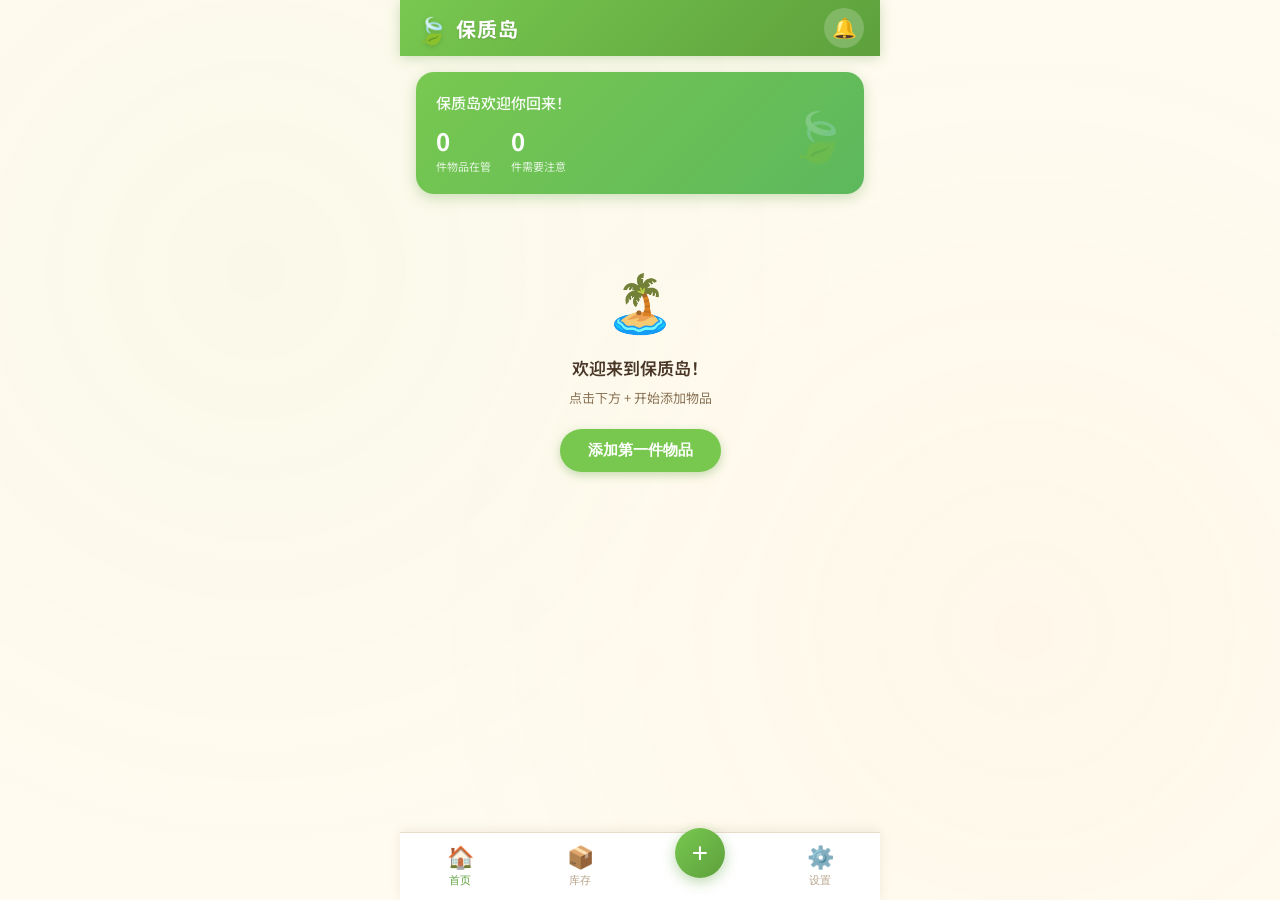
<file: index.html>
<!DOCTYPE html>
<html lang="zh-CN">
<head>
  <meta charset="UTF-8">
  <meta name="viewport" content="width=device-width, initial-scale=1.0, viewport-fit=cover, user-scalable=no">
  <meta name="apple-mobile-web-app-capable" content="yes">
  <meta name="apple-mobile-web-app-status-bar-style" content="default">
  <meta name="apple-mobile-web-app-title" content="保质岛">
  <meta name="theme-color" content="#78C850">
  <meta http-equiv="Cache-Control" content="no-cache, no-store, must-revalidate">
  <meta http-equiv="Pragma" content="no-cache">
  <meta http-equiv="Expires" content="0">
  <title>保质岛 - 家庭物品管理</title>
  <link rel="manifest" href="manifest.json">
  <link rel="icon" href="icon.svg" type="image/svg+xml">
  <link rel="apple-touch-icon" href="icon.svg">
  <link rel="stylesheet" href="css/style.css?v=3">
</head>
<body>
  <div id="app">
    <header class="top-bar">
      <div class="top-bar-inner">
        <span class="logo-leaf">🍃</span>
        <span class="app-title">保质岛</span>
        <button class="bell-btn" id="bell-btn" title="提醒">
          <span class="bell-icon">🔔</span>
          <span class="bell-badge hidden" id="bell-badge">0</span>
        </button>
      </div>
    </header>

    <main class="main-content">
      <div id="view-home" class="view"></div>
      <div id="view-inventory" class="view hidden"></div>
      <div id="view-add" class="view hidden"></div>
      <div id="view-settings" class="view hidden"></div>
    </main>

    <nav class="tabbar">
      <button class="tab-btn active" data-tab="home">
        <span class="tab-icon">🏠</span>
        <span class="tab-label">首页</span>
      </button>
      <button class="tab-btn" data-tab="inventory">
        <span class="tab-icon">📦</span>
        <span class="tab-label">库存</span>
      </button>
      <button class="tab-btn add-btn" data-tab="add">
        <span class="tab-icon-add">+</span>
      </button>
      <button class="tab-btn" data-tab="settings">
        <span class="tab-icon">⚙️</span>
        <span class="tab-label">设置</span>
      </button>
    </nav>

    <!-- Detail Modal -->
    <div id="modal-overlay" class="modal-overlay hidden">
      <div class="modal-sheet" id="modal-sheet">
        <div class="modal-handle"></div>
        <div id="modal-content" class="modal-content"></div>
      </div>
    </div>

    <!-- Toast -->
    <div id="toast" class="toast hidden"></div>
  </div>

  <script>
    // 强制不缓存：动态加载JS
    var t = Date.now();
    document.write('<scr'+'ipt src="js/storage.js?t='+t+'"><\/scr'+'ipt>');
    document.write('<scr'+'ipt src="js/app.js?t='+t+'"><\/scr'+'ipt>');
  </script>
</body>
</html>
</file>
<file: css/style.css>
/* ── 保质岛 Animal Crossing Style ──────────────────────── */
@import url('https://fonts.googleapis.com/css2?family=Noto+Sans+SC:wght@400;500;700&display=swap');

:root {
  --bg: #FFFBF0;
  --bg-pattern: #FFF5E1;
  --card: #FFFFFF;
  --primary: #78C850;
  --primary-light: #A8E890;
  --primary-dark: #5DA03C;
  --accent: #F4A460;
  --accent-warm: #E8A87C;
  --peach: #FFB7B2;
  --sky: #87CEEB;
  --text: #4A3728;
  --text-dim: #8B7355;
  --text-light: #B8A58C;
  --danger: #E05C5C;
  --danger-bg: #FFF0F0;
  --warning: #F0AD4E;
  --warning-bg: #FFF8EC;
  --safe: #78C850;
  --safe-bg: #F0FFF0;
  --expired-bg: #FFE8E8;
  --border: #E8DCC8;
  --shadow: rgba(139,115,85,0.12);
  --shadow-lg: rgba(139,115,85,0.2);
  --radius: 18px;
  --radius-sm: 12px;
  --radius-xs: 8px;
  --tab-bg: #F5EDE0;
  --topbar-h: 56px;
  --tabbar-h: 68px;
  --safe-bottom: env(safe-area-inset-bottom, 0px);
}

*{margin:0;padding:0;box-sizing:border-box}

html,body{
  height:100%;
  font-family:'Noto Sans SC',-apple-system,BlinkMacSystemFont,'Segoe UI',sans-serif;
  background:var(--bg);color:var(--text);
  -webkit-font-smoothing:antialiased;
  -webkit-tap-highlight-color:transparent;
  overflow:hidden;
}
body::before{
  content:'';position:fixed;inset:0;
  background-image:
    radial-gradient(circle at 20% 30%,rgba(120,200,80,.04) 0%,transparent 50%),
    radial-gradient(circle at 80% 70%,rgba(244,164,96,.04) 0%,transparent 50%);
  pointer-events:none;z-index:0;
}

#app{position:relative;height:100%;display:flex;flex-direction:column;max-width:480px;margin:0 auto;z-index:1}

/* ── Top Bar ───────────────────────────────────────────── */
.top-bar{position:sticky;top:0;z-index:100;background:linear-gradient(135deg,var(--primary),var(--primary-dark));padding-top:env(safe-area-inset-top,0);box-shadow:0 2px 12px rgba(93,160,60,.3)}
.top-bar-inner{height:var(--topbar-h);display:flex;align-items:center;padding:0 16px;gap:8px}
.logo-leaf{font-size:26px;filter:drop-shadow(0 1px 2px rgba(0,0,0,.15));animation:leafSway 3s ease-in-out infinite}
@keyframes leafSway{0%,100%{transform:rotate(-5deg)}50%{transform:rotate(5deg)}}
.app-title{flex:1;font-size:20px;font-weight:700;color:#fff;text-shadow:0 1px 2px rgba(0,0,0,.15);letter-spacing:1px}
.bell-btn{position:relative;background:rgba(255,255,255,.2);border:none;border-radius:50%;width:40px;height:40px;display:flex;align-items:center;justify-content:center;cursor:pointer;transition:background .2s}
.bell-btn:active{background:rgba(255,255,255,.35)}
.bell-icon{font-size:20px}
.bell-badge{position:absolute;top:2px;right:2px;background:var(--danger);color:#fff;font-size:10px;font-weight:700;min-width:16px;height:16px;border-radius:8px;display:flex;align-items:center;justify-content:center;padding:0 4px;animation:badgePulse 2s ease-in-out infinite}
@keyframes badgePulse{0%,100%{transform:scale(1)}50%{transform:scale(1.15)}}

/* ── Main Content ──────────────────────────────────────── */
.main-content{flex:1;overflow-y:auto;overflow-x:hidden;-webkit-overflow-scrolling:touch;padding-bottom:calc(var(--tabbar-h) + var(--safe-bottom) + 8px)}
.view{padding:16px}.view.hidden{display:none}

/* ── Tab Bar ───────────────────────────────────────────── */
.tabbar{position:fixed;bottom:0;left:50%;transform:translateX(-50%);width:100%;max-width:480px;background:var(--card);border-top:1px solid var(--border);display:flex;align-items:center;justify-content:space-around;height:var(--tabbar-h);padding-bottom:var(--safe-bottom);z-index:100;box-shadow:0 -2px 10px var(--shadow)}
.tab-btn{flex:1;border:none;background:none;display:flex;flex-direction:column;align-items:center;gap:2px;padding:8px 0;cursor:pointer;color:var(--text-light);transition:color .2s}
.tab-btn.active{color:var(--primary-dark)}
.tab-btn:active{opacity:.7}
.tab-icon{font-size:22px}.tab-label{font-size:11px;font-weight:500}
.tab-btn.add-btn{position:relative;top:-14px}
.tab-icon-add{width:50px;height:50px;background:linear-gradient(135deg,var(--primary),var(--primary-dark));color:#fff;font-size:28px;font-weight:300;border-radius:50%;display:flex;align-items:center;justify-content:center;box-shadow:0 4px 14px rgba(93,160,60,.4);transition:transform .15s}
.tab-btn.add-btn:active .tab-icon-add{transform:scale(.92)}

/* ── Greeting Card ─────────────────────────────────────── */
.greeting-card{background:linear-gradient(135deg,var(--primary),#5DB85D);border-radius:var(--radius);padding:20px;margin-bottom:16px;color:#fff;position:relative;overflow:hidden;box-shadow:0 4px 14px rgba(93,160,60,.3)}
.greeting-card::after{content:'🍃';position:absolute;right:16px;top:50%;transform:translateY(-50%);font-size:48px;opacity:.25}
.greeting-text{font-size:15px;font-weight:500;opacity:.95;margin-bottom:6px}
.greeting-stats{display:flex;gap:20px;margin-top:10px}
.greeting-stat-num{font-size:24px;font-weight:700}
.greeting-stat-label{font-size:11px;opacity:.8}

/* ── Alert Banner ──────────────────────────────────────── */
.alert-banner{background:var(--danger);color:#fff;border-radius:var(--radius);padding:14px 16px;margin-bottom:12px;display:flex;align-items:center;gap:10px;animation:alertPulse 2s ease-in-out infinite;box-shadow:0 3px 12px rgba(224,92,92,.35)}
@keyframes alertPulse{0%,100%{box-shadow:0 3px 12px rgba(224,92,92,.35)}50%{box-shadow:0 3px 20px rgba(224,92,92,.55)}}
.alert-icon{font-size:24px}
.alert-text{flex:1}
.alert-title{font-size:14px;font-weight:700}
.alert-sub{font-size:12px;opacity:.9;margin-top:2px}

/* ── Dashboard Grid ────────────────────────────────────── */
.dash-grid{display:grid;grid-template-columns:repeat(3,1fr);gap:10px;margin-bottom:16px}
.dash-card{background:var(--card);border-radius:var(--radius-sm);padding:16px 8px;text-align:center;border:1.5px solid var(--border);cursor:pointer;transition:transform .12s,box-shadow .15s;position:relative;overflow:hidden}
.dash-card:active{transform:scale(.96)}
.dash-card::before{content:'';position:absolute;top:0;left:0;right:0;height:4px;border-radius:var(--radius-sm) var(--radius-sm) 0 0}
.dash-card-icon{font-size:32px;margin-bottom:4px}
.dash-card-name{font-size:11px;color:var(--text-dim);font-weight:500;white-space:nowrap;overflow:hidden;text-overflow:ellipsis}
.dash-card-count{font-size:22px;font-weight:700;color:var(--text);margin-top:2px}
.dash-card-unit{font-size:10px;color:var(--text-light)}
.dash-card.has-urgent .dash-card-count{color:var(--danger)}

.dash-total{background:var(--card);border-radius:var(--radius-sm);padding:14px 16px;margin-bottom:12px;display:flex;align-items:center;justify-content:space-between;border:1.5px solid var(--border)}
.dash-total-left{display:flex;align-items:center;gap:10px}
.dash-total-icon{font-size:28px}
.dash-total-label{font-size:14px;font-weight:600}
.dash-total-num{font-size:28px;font-weight:700;color:var(--primary-dark)}

/* ── Section Headers ───────────────────────────────────── */
.section-header{display:flex;align-items:center;gap:8px;margin:20px 0 12px;padding:0 2px}
.section-header:first-child{margin-top:4px}
.section-icon{font-size:20px}
.section-title{font-size:16px;font-weight:700;color:var(--text)}
.section-count{background:var(--primary-light);color:var(--primary-dark);font-size:11px;font-weight:700;padding:2px 8px;border-radius:10px;margin-left:auto}
.section-count.danger{background:#FFD4D4;color:var(--danger)}
.section-count.warning{background:#FFECC8;color:#C07800}

/* ── Item Cards ────────────────────────────────────────── */
.item-card{background:var(--card);border-radius:var(--radius-sm);padding:14px;margin-bottom:10px;display:flex;align-items:center;gap:12px;box-shadow:0 2px 6px var(--shadow);border:1.5px solid var(--border);cursor:pointer;transition:transform .12s}
.item-card:active{transform:scale(.98)}
.item-card.expired{border-color:var(--danger);background:var(--expired-bg)}
.item-card.urgent{border-color:var(--warning);background:var(--warning-bg)}
.item-cat-icon{width:44px;height:44px;border-radius:14px;display:flex;align-items:center;justify-content:center;font-size:22px;flex-shrink:0}
.item-info{flex:1;min-width:0}
.item-name-row{display:flex;align-items:center;gap:6px;flex-wrap:wrap}
.item-name{font-size:15px;font-weight:600;white-space:nowrap;overflow:hidden;text-overflow:ellipsis}
.fifo-badge{background:var(--accent);color:#fff;font-size:10px;font-weight:700;padding:2px 6px;border-radius:6px;white-space:nowrap;flex-shrink:0;animation:fifoBounce 1.5s ease-in-out infinite}
@keyframes fifoBounce{0%,100%{transform:translateY(0)}50%{transform:translateY(-2px)}}
.opened-badge{background:var(--sky);color:#fff;font-size:10px;font-weight:600;padding:1px 6px;border-radius:4px}
.sub-badge{background:var(--tab-bg);color:var(--text-dim);font-size:10px;font-weight:500;padding:1px 6px;border-radius:4px}
.item-meta{font-size:12px;color:var(--text-dim);margin-top:3px;display:flex;align-items:center;gap:8px}
.item-right{text-align:right;flex-shrink:0}
.item-days{font-size:20px;font-weight:700}
.item-days.safe{color:var(--safe)}.item-days.warning{color:var(--warning)}.item-days.danger,.item-days.expired{color:var(--danger)}
.item-days-label{font-size:10px;color:var(--text-dim)}

/* ── Empty State ───────────────────────────────────────── */
.empty-state{text-align:center;padding:48px 24px}
.empty-icon{font-size:56px;margin-bottom:16px}
.empty-title{font-size:17px;font-weight:600;color:var(--text);margin-bottom:8px}
.empty-sub{font-size:13px;color:var(--text-dim);line-height:1.6}
.empty-btn{display:inline-block;margin-top:20px;background:var(--primary);color:#fff;border:none;border-radius:24px;padding:12px 28px;font-size:15px;font-weight:600;cursor:pointer;box-shadow:0 3px 10px rgba(93,160,60,.35)}

/* ── Inventory ─────────────────────────────────────────── */
.inv-back{display:flex;align-items:center;gap:6px;color:var(--primary-dark);font-size:14px;font-weight:600;margin-bottom:12px;cursor:pointer;padding:4px 0}
.inv-back:active{opacity:.7}

.inv-filter-bar{display:flex;gap:8px;margin-bottom:12px;overflow-x:auto;-webkit-overflow-scrolling:touch;scrollbar-width:none;padding:2px 0}
.inv-filter-bar::-webkit-scrollbar{display:none}
.filter-chip{flex-shrink:0;background:var(--tab-bg);border:1.5px solid var(--border);border-radius:20px;padding:7px 14px;font-size:13px;font-weight:500;color:var(--text-dim);cursor:pointer;transition:all .2s;white-space:nowrap}
.filter-chip.active{background:var(--primary);color:#fff;border-color:var(--primary)}
.filter-chip:active{transform:scale(.95)}

.search-bar{position:relative;margin-bottom:12px}
.search-input{width:100%;height:42px;border:1.5px solid var(--border);border-radius:21px;padding:0 16px 0 40px;font-size:14px;background:var(--card);outline:none;font-family:inherit;color:var(--text)}
.search-input:focus{border-color:var(--primary)}
.search-icon{position:absolute;left:14px;top:50%;transform:translateY(-50%);font-size:16px;color:var(--text-light)}

.inv-group-header{display:flex;align-items:center;gap:8px;padding:10px 0 8px;font-size:14px;font-weight:600;color:var(--text-dim)}
.inv-group-icon{font-size:18px}
.inv-group-count{margin-left:auto;font-size:12px;color:var(--text-light);font-weight:400}

/* ── FIFO section ──────────────────────────────────────── */
.fifo-section{background:linear-gradient(135deg,#FFF8EC,#FFECD2);border-radius:var(--radius);padding:14px;margin-bottom:12px;border:1.5px solid #F0D9B5}
.fifo-section .section-header{margin:0 0 10px}

/* ── Add / Edit Form ───────────────────────────────────── */
.form-title{font-size:20px;font-weight:700;text-align:center;margin-bottom:20px}
.form-group{margin-bottom:16px}
.form-label{display:flex;align-items:center;justify-content:space-between;font-size:13px;font-weight:600;color:var(--text-dim);margin-bottom:6px}
.form-label-link{font-size:12px;color:var(--primary-dark);cursor:pointer;font-weight:500}
.form-input{width:100%;height:46px;border:1.5px solid var(--border);border-radius:var(--radius-sm);padding:0 14px;font-size:15px;color:var(--text);background:var(--card);outline:none;transition:border-color .2s;font-family:inherit}
.form-input:focus{border-color:var(--primary)}
.form-input::placeholder{color:var(--text-light)}
.form-textarea{width:100%;min-height:80px;border:1.5px solid var(--border);border-radius:var(--radius-sm);padding:12px 14px;font-size:14px;color:var(--text);background:var(--card);outline:none;resize:vertical;font-family:inherit;transition:border-color .2s}
.form-textarea:focus{border-color:var(--primary)}
.form-row{display:flex;gap:10px}.form-row .form-group{flex:1}

.selector-grid{display:grid;grid-template-columns:repeat(4,1fr);gap:8px}
.selector-item{display:flex;flex-direction:column;align-items:center;gap:4px;padding:10px 4px;border:1.5px solid var(--border);border-radius:var(--radius-sm);background:var(--card);cursor:pointer;transition:all .2s}
.selector-item:active{transform:scale(.95)}
.selector-item.active{border-color:var(--primary);background:var(--safe-bg)}
.selector-item-icon{font-size:24px}
.selector-item-name{font-size:10px;color:var(--text-dim);font-weight:500;text-align:center}

.sub-chips{display:flex;flex-wrap:wrap;gap:8px;margin-top:8px}
.sub-chip{padding:6px 14px;border:1.5px solid var(--border);border-radius:16px;font-size:12px;font-weight:500;color:var(--text-dim);background:var(--card);cursor:pointer;transition:all .2s}
.sub-chip.active{border-color:var(--primary);background:var(--safe-bg);color:var(--primary-dark)}

.form-btn-primary{width:100%;height:50px;background:linear-gradient(135deg,var(--primary),var(--primary-dark));color:#fff;border:none;border-radius:25px;font-size:16px;font-weight:700;cursor:pointer;box-shadow:0 4px 14px rgba(93,160,60,.35);transition:transform .12s;margin-top:8px;font-family:inherit}
.form-btn-primary:active{transform:scale(.97)}
.form-btn-secondary{width:100%;height:46px;background:var(--tab-bg);color:var(--text-dim);border:1.5px solid var(--border);border-radius:23px;font-size:14px;font-weight:600;cursor:pointer;margin-top:8px;font-family:inherit}

/* ── Modal ─────────────────────────────────────────────── */
.modal-overlay{position:fixed;inset:0;background:rgba(74,55,40,.45);z-index:200;display:flex;align-items:flex-end;justify-content:center;backdrop-filter:blur(2px)}
.modal-overlay.hidden{display:none}
.modal-sheet{width:100%;max-width:480px;max-height:85vh;background:var(--bg);border-radius:var(--radius) var(--radius) 0 0;overflow-y:auto;animation:slideUp .3s ease-out}
@keyframes slideUp{from{transform:translateY(100%)}to{transform:translateY(0)}}
.modal-handle{width:40px;height:4px;background:var(--border);border-radius:2px;margin:12px auto}
.modal-content{padding:0 20px 32px}
.modal-title{font-size:18px;font-weight:700;margin-bottom:16px;text-align:center}

/* Detail modal */
.detail-header{text-align:center;margin-bottom:16px}
.detail-cat-icon{width:64px;height:64px;border-radius:20px;display:flex;align-items:center;justify-content:center;font-size:32px;margin:0 auto 10px}
.detail-name{font-size:20px;font-weight:700}
.detail-info-grid{display:grid;grid-template-columns:1fr 1fr;gap:10px;margin:16px 0}
.detail-info-item{background:var(--card);border-radius:var(--radius-sm);padding:12px;border:1px solid var(--border)}
.detail-info-label{font-size:11px;color:var(--text-light);margin-bottom:4px}
.detail-info-value{font-size:15px;font-weight:600}
.detail-status{text-align:center;padding:16px;border-radius:var(--radius-sm);margin:12px 0}
.detail-status.safe{background:var(--safe-bg);color:var(--safe)}
.detail-status.warning{background:var(--warning-bg);color:#C07800}
.detail-status.danger{background:var(--danger-bg);color:var(--danger)}
.detail-status-days{font-size:36px;font-weight:700}
.detail-status-label{font-size:13px;margin-top:2px}
.detail-btns{display:flex;gap:10px;margin-top:16px}
.detail-btns button{flex:1;height:46px;border-radius:23px;font-size:14px;font-weight:600;cursor:pointer;border:none;font-family:inherit;transition:transform .12s}
.detail-btns button:active{transform:scale(.96)}
.btn-use{background:var(--primary);color:#fff;box-shadow:0 3px 10px rgba(93,160,60,.3)}
.btn-edit{background:var(--accent);color:#fff}
.btn-delete{background:var(--tab-bg);color:var(--danger);border:1.5px solid var(--border)!important}

/* ── Manage Modal (categories/locations) ───────────────── */
.manage-list{margin-bottom:16px}
.manage-item{display:flex;align-items:center;gap:10px;padding:12px;background:var(--card);border:1.5px solid var(--border);border-radius:var(--radius-sm);margin-bottom:8px}
.manage-item.hidden-item{opacity:.45}
.manage-item-icon{font-size:24px;width:36px;text-align:center}
.manage-item-name{flex:1;font-size:14px;font-weight:500}
.manage-item-sub{font-size:11px;color:var(--text-light)}
.manage-btn{width:32px;height:32px;border:none;border-radius:50%;display:flex;align-items:center;justify-content:center;font-size:14px;cursor:pointer;background:var(--tab-bg);color:var(--text-dim);transition:background .2s;flex-shrink:0}
.manage-btn:active{background:var(--border)}
.manage-btn.danger{color:var(--danger)}
.manage-btn.primary{background:var(--primary-light);color:var(--primary-dark)}

.manage-add-row{display:flex;gap:8px;margin-bottom:16px;align-items:stretch}
.manage-add-row .form-input{flex:1}

/* Emoji Picker */
.emoji-picker-btn{width:46px;height:46px;border:1.5px solid var(--border);border-radius:var(--radius-sm);background:var(--card);font-size:24px;cursor:pointer;display:flex;align-items:center;justify-content:center;flex-shrink:0;transition:border-color .2s}
.emoji-picker-btn:active{background:var(--tab-bg)}
.emoji-picker-btn.active{border-color:var(--primary)}

.emoji-grid{display:grid;grid-template-columns:repeat(8,1fr);gap:4px;max-height:200px;overflow-y:auto;padding:8px;background:var(--card);border:1.5px solid var(--border);border-radius:var(--radius-sm);margin-bottom:12px}
.emoji-grid-item{width:100%;aspect-ratio:1;border:none;background:none;font-size:22px;cursor:pointer;border-radius:var(--radius-xs);display:flex;align-items:center;justify-content:center;transition:background .15s}
.emoji-grid-item:hover,.emoji-grid-item:active{background:var(--safe-bg)}
.emoji-grid-item.selected{background:var(--primary-light)}

/* Color Picker */
.color-grid{display:flex;flex-wrap:wrap;gap:8px;margin-bottom:12px}
.color-swatch{width:32px;height:32px;border-radius:50%;cursor:pointer;border:2.5px solid transparent;transition:border-color .2s,transform .12s}
.color-swatch:active{transform:scale(.9)}
.color-swatch.selected{border-color:var(--text)}

/* ── Settings ──────────────────────────────────────────── */
.settings-section{margin-bottom:24px}
.settings-section-title{font-size:13px;font-weight:600;color:var(--text-light);text-transform:uppercase;letter-spacing:1px;margin-bottom:10px}
.setting-item{background:var(--card);border:1.5px solid var(--border);border-radius:var(--radius-sm);padding:14px 16px;margin-bottom:8px;display:flex;align-items:center;justify-content:space-between;cursor:pointer}
.setting-label{font-size:14px;font-weight:500}
.setting-desc{font-size:11px;color:var(--text-light);margin-top:2px}
.toggle{position:relative;width:48px;height:28px;flex-shrink:0}
.toggle input{opacity:0;width:0;height:0}
.toggle-slider{position:absolute;inset:0;background:var(--border);border-radius:14px;cursor:pointer;transition:background .3s}
.toggle-slider::before{content:'';position:absolute;width:22px;height:22px;left:3px;top:3px;background:#fff;border-radius:50%;transition:transform .3s;box-shadow:0 1px 3px rgba(0,0,0,.15)}
.toggle input:checked+.toggle-slider{background:var(--primary)}
.toggle input:checked+.toggle-slider::before{transform:translateX(20px)}
.setting-select{border:1px solid var(--border);border-radius:var(--radius-xs);padding:6px 10px;font-size:13px;background:var(--bg);color:var(--text);font-family:inherit}
.data-btn{width:100%;padding:14px;border:1.5px solid var(--border);border-radius:var(--radius-sm);background:var(--card);font-size:14px;font-weight:500;cursor:pointer;margin-bottom:8px;font-family:inherit;color:var(--text);text-align:center}
.data-btn.danger{color:var(--danger);border-color:var(--danger)}
.data-btn:active{background:var(--tab-bg)}
.setting-arrow{color:var(--text-light);font-size:16px}

/* ── Toast ─────────────────────────────────────────────── */
.toast{position:fixed;top:calc(var(--topbar-h) + env(safe-area-inset-top,0) + 12px);left:50%;transform:translateX(-50%);background:var(--text);color:#fff;padding:10px 24px;border-radius:24px;font-size:14px;font-weight:500;z-index:300;animation:toastIn .3s ease-out;box-shadow:0 4px 14px rgba(0,0,0,.2);white-space:nowrap}
.toast.hidden{display:none}
@keyframes toastIn{from{opacity:0;transform:translateX(-50%) translateY(-10px)}to{opacity:1;transform:translateX(-50%) translateY(0)}}

/* ── Confirm Dialog ────────────────────────────────────── */
.confirm-overlay{position:fixed;inset:0;background:rgba(74,55,40,.5);z-index:250;display:flex;align-items:center;justify-content:center;padding:24px}
.confirm-box{background:var(--card);border-radius:var(--radius);padding:24px;max-width:300px;width:100%;text-align:center;box-shadow:0 8px 30px var(--shadow-lg)}
.confirm-icon{font-size:40px;margin-bottom:12px}
.confirm-msg{font-size:15px;font-weight:500;margin-bottom:20px;line-height:1.5}
.confirm-btns{display:flex;gap:10px}
.confirm-btns button{flex:1;height:42px;border-radius:21px;font-size:14px;font-weight:600;cursor:pointer;border:none;font-family:inherit}
.confirm-cancel{background:var(--tab-bg);color:var(--text-dim)}
.confirm-ok{background:var(--primary);color:#fff}
.confirm-danger{background:var(--danger);color:#fff}

/* ── Consumed Items ────────────────────────────────────── */
.consumed-badge{display:inline-block;background:#E0E0E0;color:#777;font-size:11px;padding:2px 8px;border-radius:10px;font-weight:600}
.consumed-card{opacity:0.85;border-left:3px solid #ccc}
.consumed-card .item-name{text-decoration:line-through}
.btn-restore{background:var(--sky);color:#fff;border:none;padding:6px 14px;border-radius:16px;font-size:12px;font-weight:600;cursor:pointer;white-space:nowrap;font-family:inherit}
.btn-restore:active{transform:scale(0.95)}

/* ── Utility ───────────────────────────────────────────── */
.hidden{display:none!important}
</file>
